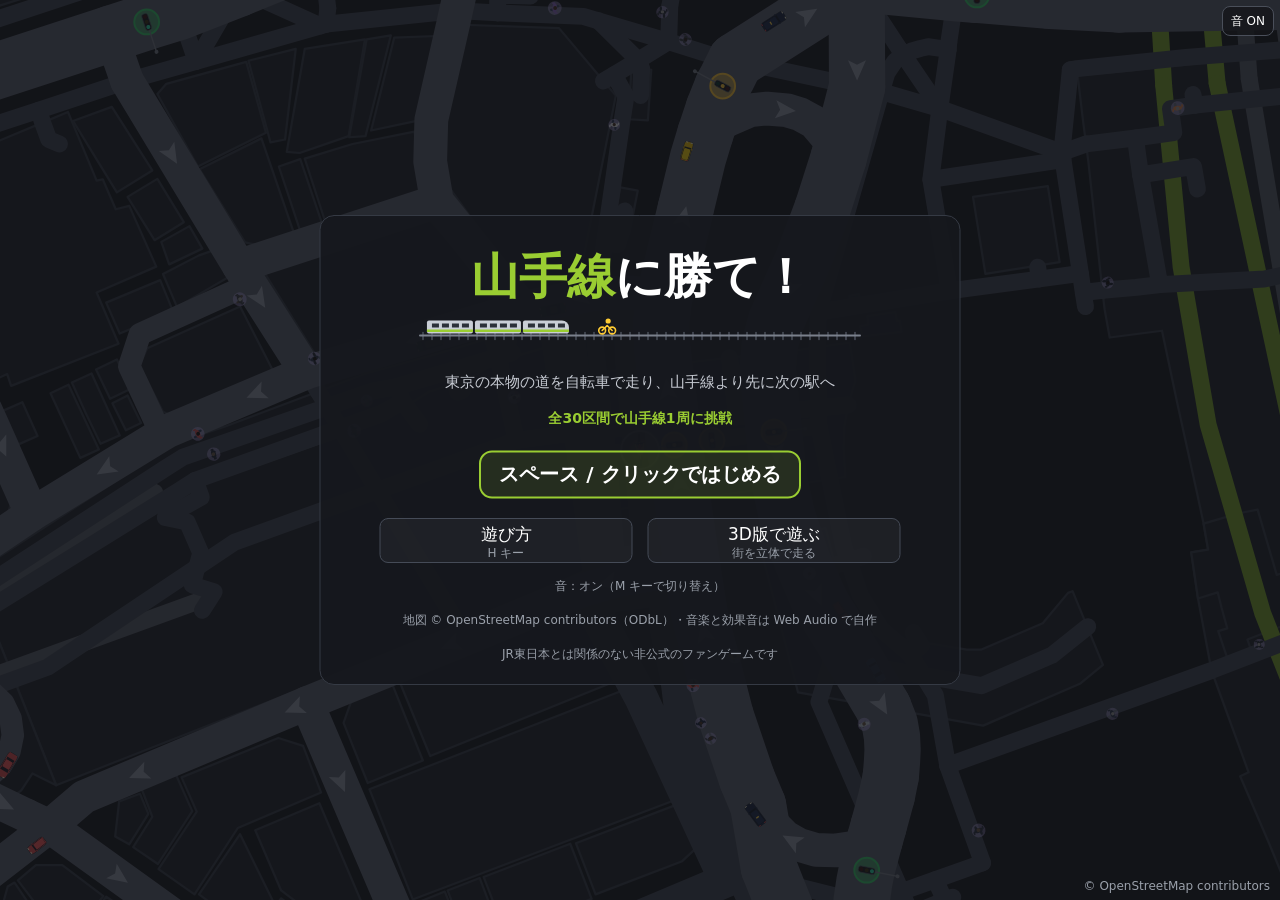
<file: index.html>
<!DOCTYPE html>
<html lang="ja">
<head>
  <meta charset="UTF-8">
  <meta name="viewport" content="width=device-width, initial-scale=1.0, viewport-fit=cover">
  <meta name="theme-color" content="#1b1d22">
  <meta name="description" content="東京の本物の道を自転車で走り、山手線より先に次の駅を目指すレースゲーム">
  <title>山手線に勝て！</title>
  <link rel="stylesheet" href="style.css">
</head>
<body>
  <canvas id="game" aria-label="ゲーム画面"></canvas>

  <!-- 右上：音のオン／オフ、一時停止（レース中）、レース中止（スマホ用） -->
  <div id="corner">
    <button id="quit" type="button" hidden aria-label="区間選択に戻る">✕</button>
    <button id="pause" type="button" hidden aria-label="一時停止" title="一時停止（P）">❚❚</button>
    <button id="sound" type="button" aria-label="音のオン／オフ">音 ON</button>
  </div>

  <!-- スマホ用の操作ボタン（タッチ操作の端末で、レース中だけ表示） -->
  <div id="touch" hidden>
    <div class="pad">
      <button type="button" data-key="left" aria-label="左">◀</button>
      <button type="button" data-key="right" aria-label="右">▶</button>
    </div>
    <div class="pad">
      <button type="button" data-key="down" class="brake" aria-label="ブレーキ">ブレーキ</button>
      <button type="button" data-key="up" class="accel" aria-label="アクセル">アクセル</button>
    </div>
  </div>

  <script type="module" src="src/main.js"></script>
</body>
</html>
</file>
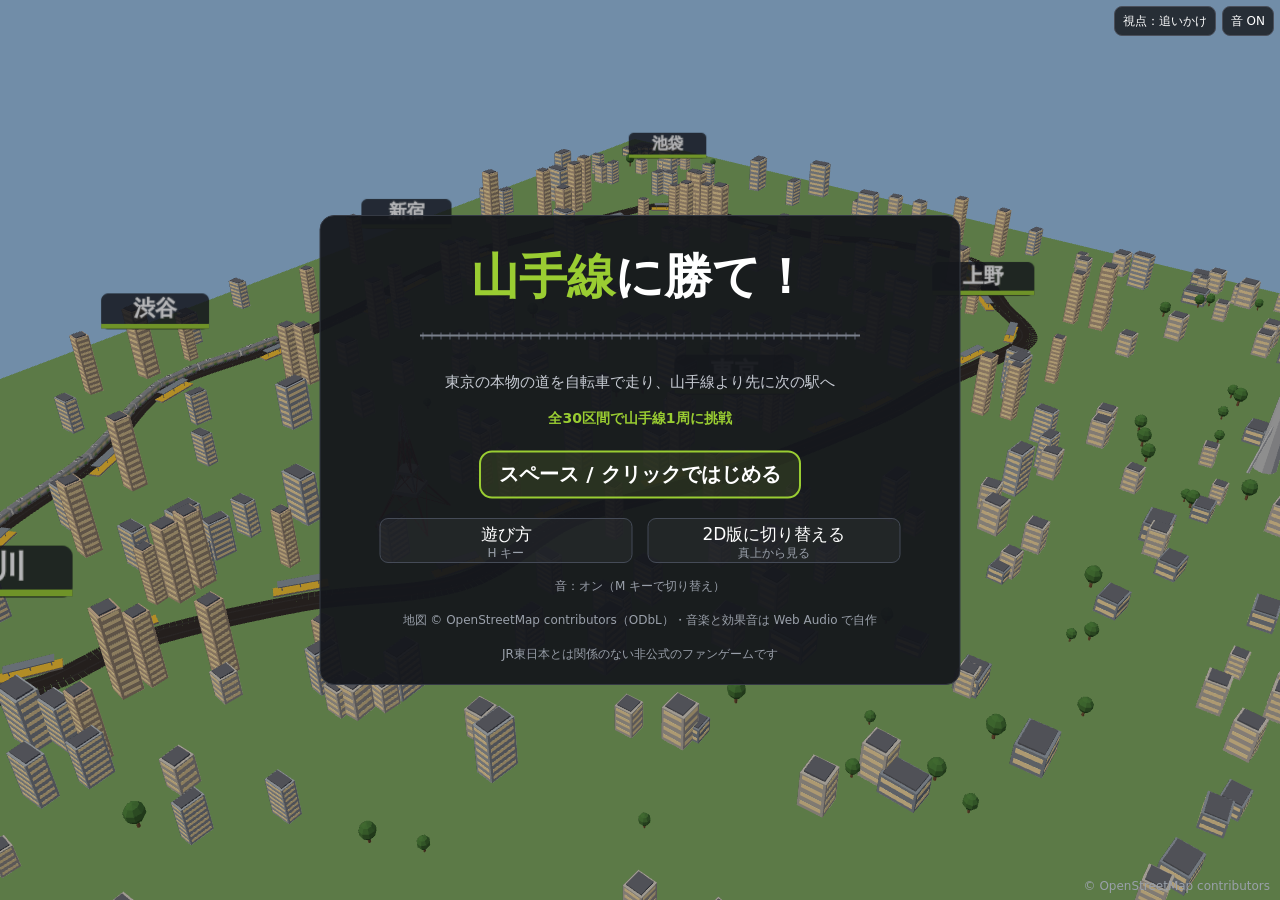
<file: 3d.html>
<!DOCTYPE html>
<html lang="ja">
<head>
  <meta charset="UTF-8">
  <meta name="viewport" content="width=device-width, initial-scale=1.0, viewport-fit=cover">
  <meta name="theme-color" content="#1b1d22">
  <meta name="description" content="東京の本物の道を自転車で走り、山手線より先に次の駅を目指すレースゲーム（3D版）">
  <title>山手線に勝て！ 3D</title>
  <link rel="stylesheet" href="style.css">
  <!-- 3D の描画は Three.js 0.170.0（vendor/ に置いたもの。ネットなしでも動く。MIT ライセンス） -->
  <script type="importmap">
    { "imports": { "three": "./vendor/three.module.js", "three/addons/": "./vendor/addons/" } }
  </script>
</head>
<body>
  <!-- 3D の世界（下）と、HUD・メニュー（上。背景は透明） -->
  <canvas id="view3d" aria-hidden="true"></canvas>
  <canvas id="game" aria-label="ゲーム画面"></canvas>

  <!-- 右上：音のオン／オフ、一時停止（レース中）、レース中止（スマホ用） -->
  <div id="corner">
    <button id="quit" type="button" hidden aria-label="区間選択に戻る">✕</button>
    <button id="pause" type="button" hidden aria-label="一時停止" title="一時停止（P）">❚❚</button>
    <button id="camera" type="button" aria-label="視点の切り替え">視点</button>
    <button id="sound" type="button" aria-label="音のオン／オフ">音 ON</button>
  </div>

  <!-- スマホ用の操作ボタン（タッチ操作の端末で、レース中だけ表示） -->
  <div id="touch" hidden>
    <div class="pad">
      <button type="button" data-key="left" aria-label="左">◀</button>
      <button type="button" data-key="right" aria-label="右">▶</button>
    </div>
    <div class="pad">
      <button type="button" data-key="down" class="brake" aria-label="ブレーキ">ブレーキ</button>
      <button type="button" data-key="up" class="accel" aria-label="アクセル">アクセル</button>
    </div>
  </div>

  <script type="module" src="src/main3d.js"></script>
</body>
</html>
</file>
<file: style.css>
html,
body {
  margin: 0;
  height: 100%;
  overflow: hidden;
  background: #1b1d22;
  /* スマホでのスクロール・ズーム・長押しの選択を防ぐ */
  touch-action: none;
  -webkit-user-select: none;
  user-select: none;
  -webkit-touch-callout: none;
  -webkit-tap-highlight-color: transparent;
}

#game {
  position: fixed;
  inset: 0;
  display: block;
  width: 100%;
  height: 100%;
}

button {
  font: inherit;
  font-family: system-ui, sans-serif;
  color: #ffffff;
  cursor: pointer;
}

[hidden] {
  display: none !important;
}

#corner {
  position: fixed;
  top: calc(6px + env(safe-area-inset-top));
  right: calc(6px + env(safe-area-inset-right));
  display: flex;
  gap: 6px;
}

#corner button {
  height: 30px;
  min-width: 30px;
  padding: 0 8px;
  font-size: 12px;
  background: rgba(20, 22, 26, 0.8);
  border: 1px solid #4a4f5a;
  border-radius: 8px;
}

#touch {
  position: fixed;
  left: 0;
  right: 0;
  bottom: 0;
  display: flex;
  justify-content: space-between;
  padding: 0 calc(12px + env(safe-area-inset-right)) calc(16px + env(safe-area-inset-bottom))
    calc(12px + env(safe-area-inset-left));
  pointer-events: none; /* ボタンの間の空きは地図に触れても何も起きない */
}

#touch .pad {
  display: flex;
  gap: 12px;
}

#touch button {
  pointer-events: auto;
  width: 72px;
  height: 72px;
  font-size: 22px;
  background: rgba(40, 44, 52, 0.75);
  border: 2px solid #5a606b;
  border-radius: 50%;
  touch-action: none;
}

#touch button.accel,
#touch button.brake {
  width: 84px;
  height: 84px;
  font-size: 14px;
  font-weight: bold;
}

#touch button.accel {
  border-color: #9acd32;
}

#touch button.brake {
  border-color: #ff6b5e;
}

#touch button.active {
  background: rgba(154, 205, 50, 0.45);
}

#touch button.brake.active {
  background: rgba(255, 107, 94, 0.45);
}

/* 3D版：3D の世界（下）の上に、HUD のキャンバス（#game、背景は透明）を重ねる */
#view3d {
  position: fixed;
  inset: 0;
  display: block;
  width: 100%;
  height: 100%;
}
</file>
